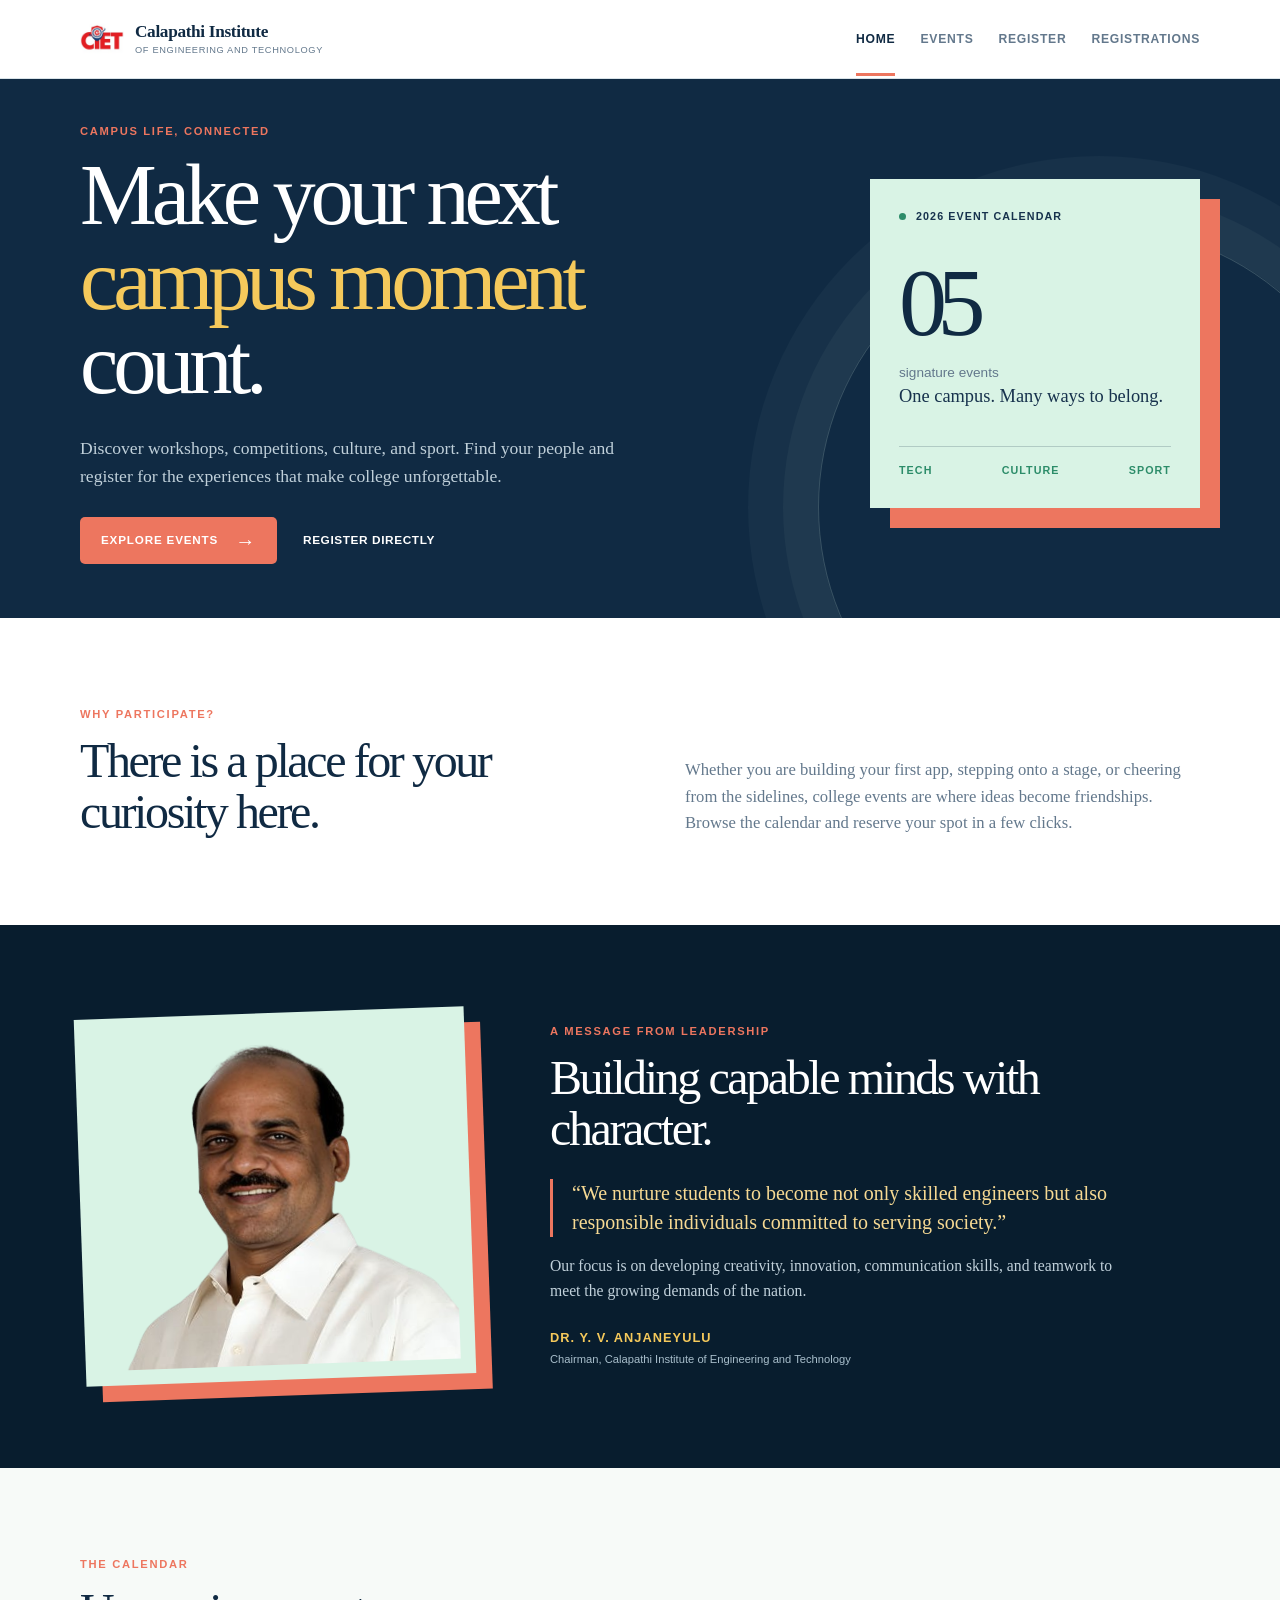
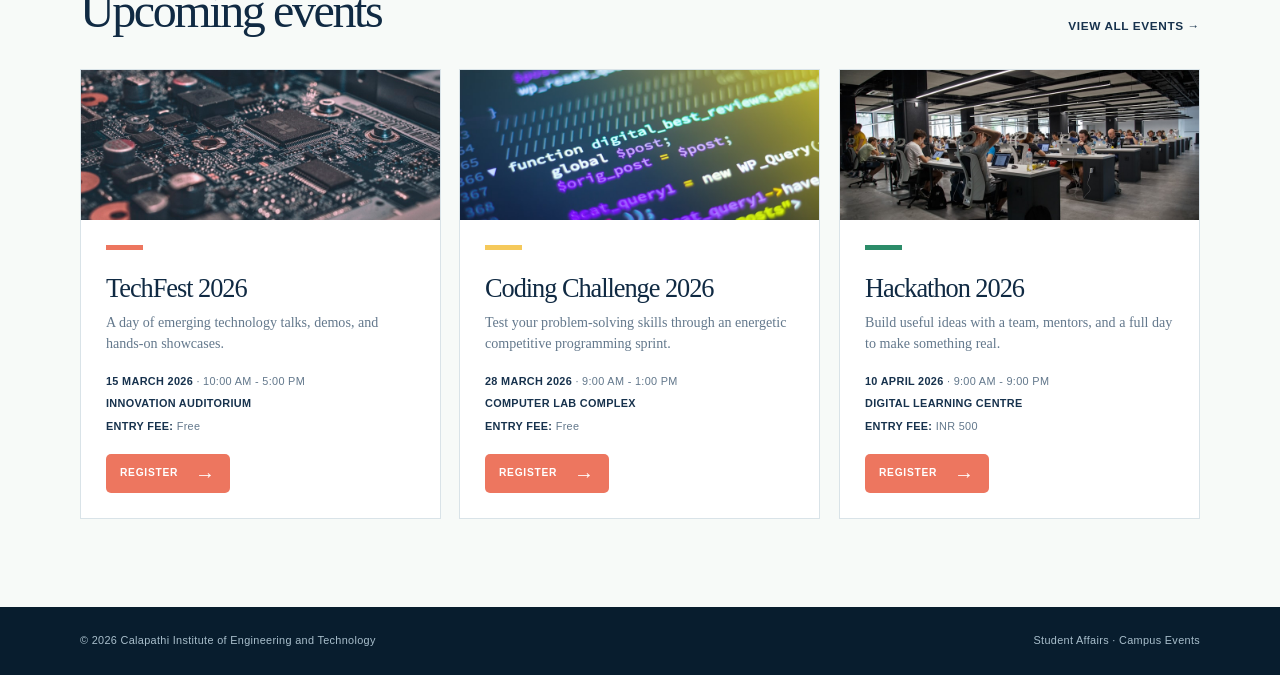
<file: index.html>
<!DOCTYPE html>
<html lang="en">
<head>
  <meta charset="UTF-8">
  <meta name="viewport" content="width=device-width, initial-scale=1.0">
  <meta name="description" content="Register for exciting college events at Calapathi Institute of Engineering and Technology.">
  <title>Calapathi Institute of Engineering and Technology | Event Registration</title>
  <link rel="stylesheet" href="css/style.css">
</head>
<body>
  <header class="site-header">
    <div class="container nav-wrap">
      <a class="brand" href="index.html"><img class="brand-logo" src="images/ciet-logo.png" alt="Calapathi Institute of Engineering and Technology logo"><span>Calapathi Institute <small>of Engineering and Technology</small></span></a>
      <nav class="site-nav" aria-label="Main navigation">
        <a class="active" href="index.html">Home</a>
        <a href="events.html">Events</a>
        <a href="register.html">Register</a>
        <a href="registrations.html">Registrations</a>
      </nav>
    </div>
  </header>

  <main>
    <section class="hero">
      <div class="container hero-grid">
        <div class="hero-copy">
          <p class="eyebrow">Campus life, connected</p>
          <h1>Make your next <em>campus moment</em> count.</h1>
          <p class="hero-text">Discover workshops, competitions, culture, and sport. Find your people and register for the experiences that make college unforgettable.</p>
          <div class="hero-actions"><a class="button button-primary" href="events.html">Explore events <span>→</span></a><a class="text-link" href="register.html">Register directly</a></div>
        </div>
        <div class="hero-card" aria-label="Event highlights">
          <div class="hero-card-top"><span class="status-dot"></span> 2026 event calendar</div>
          <div class="hero-number">05</div>
          <p>signature events<br><strong>One campus. Many ways to belong.</strong></p>
          <div class="hero-card-foot"><span>Tech</span><span>Culture</span><span>Sport</span></div>
        </div>
      </div>
    </section>

    <section class="intro section-pad">
      <div class="container intro-grid"><div><p class="eyebrow">Why participate?</p><h2>There is a place for your curiosity here.</h2></div><p>Whether you are building your first app, stepping onto a stage, or cheering from the sidelines, college events are where ideas become friendships. Browse the calendar and reserve your spot in a few clicks.</p></div>
    </section>

    <section class="chairman-section section-pad">
      <div class="container chairman-grid"><div class="chairman-photo-wrap"><img src="images/chairman.png" alt="Dr. Y. V. Anjaneyulu, Chairman"></div><div class="chairman-copy"><p class="eyebrow">A message from leadership</p><h2>Building capable minds with character.</h2><blockquote>“We nurture students to become not only skilled engineers but also responsible individuals committed to serving society.”</blockquote><p>Our focus is on developing creativity, innovation, communication skills, and teamwork to meet the growing demands of the nation.</p><strong>Dr. Y. V. Anjaneyulu</strong><span>Chairman, Calapathi Institute of Engineering and Technology</span></div></div>
    </section>

    <section class="section-pad events-section">
      <div class="container"><div class="section-heading"><div><p class="eyebrow">The calendar</p><h2>Upcoming events</h2></div><a class="text-link" href="events.html">View all events →</a></div><div id="featured-events" class="event-grid"></div></div>
    </section>
  </main>

  <footer class="site-footer"><div class="container footer-wrap"><p>© 2026 Calapathi Institute of Engineering and Technology</p><p>Student Affairs · Campus Events</p></div></footer>
  <script src="js/events.js"></script>
</body>
</html>
</file>
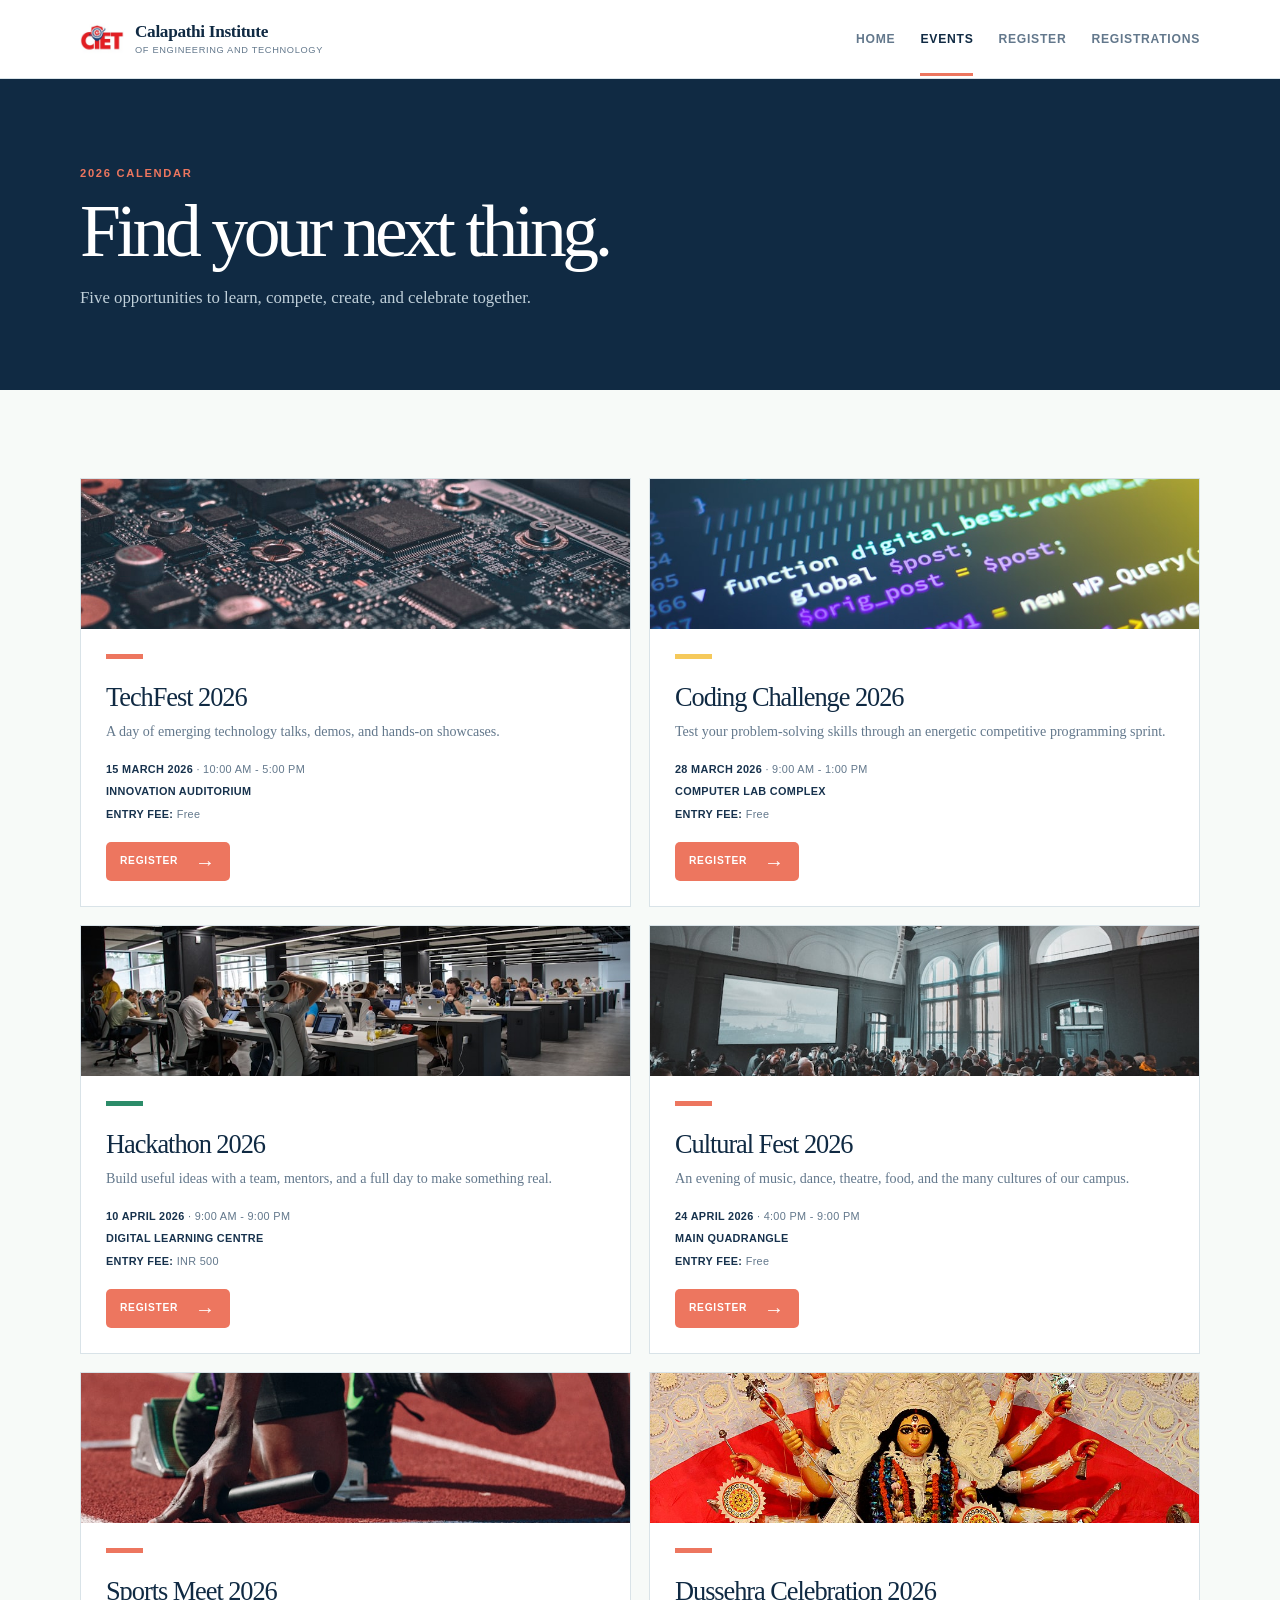
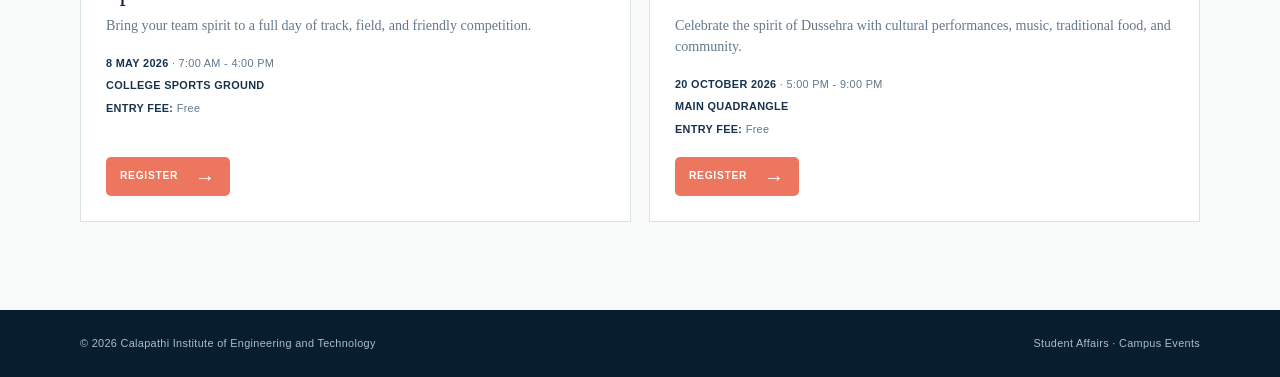
<file: events.html>
<!DOCTYPE html>
<html lang="en">
<head>
  <meta charset="UTF-8">
  <meta name="viewport" content="width=device-width, initial-scale=1.0">
  <meta name="description" content="Browse upcoming events at Calapathi Institute of Engineering and Technology.">
  <title>Events | Calapathi Institute of Engineering and Technology</title>
  <link rel="stylesheet" href="css/style.css">
</head>
<body>
  <header class="site-header"><div class="container nav-wrap"><a class="brand" href="index.html"><img class="brand-logo" src="images/ciet-logo.png" alt="Calapathi Institute of Engineering and Technology logo"><span>Calapathi Institute <small>of Engineering and Technology</small></span></a><nav class="site-nav" aria-label="Main navigation"><a href="index.html">Home</a><a class="active" href="events.html">Events</a><a href="register.html">Register</a><a href="registrations.html">Registrations</a></nav></div></header>
  <main>
    <section class="page-banner"><div class="container"><p class="eyebrow">2026 calendar</p><h1>Find your next thing.</h1><p>Five opportunities to learn, compete, create, and celebrate together.</p></div></section>
    <section class="section-pad"><div class="container"><div id="all-events" class="event-grid event-grid-wide"></div></div></section>
  </main>
  <footer class="site-footer"><div class="container footer-wrap"><p>© 2026 Calapathi Institute of Engineering and Technology</p><p>Student Affairs · Campus Events</p></div></footer>
  <script src="js/events.js"></script>
</body>
</html>
</file>
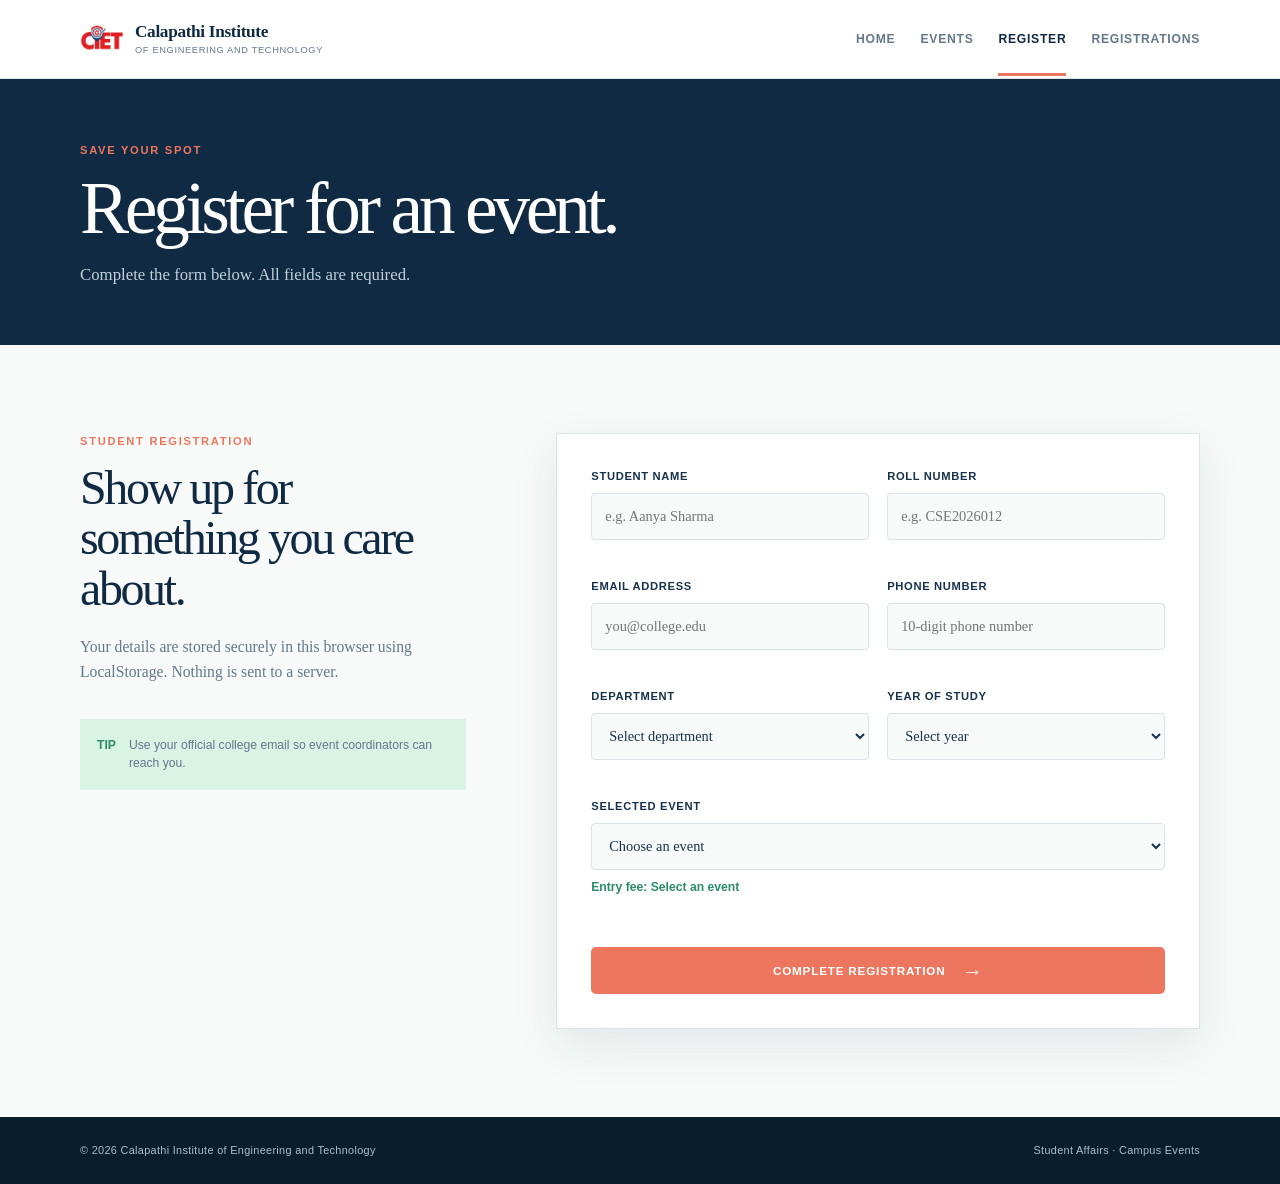
<file: register.html>
<!DOCTYPE html>
<html lang="en">
<head>
  <meta charset="UTF-8">
  <meta name="viewport" content="width=device-width, initial-scale=1.0">
  <meta name="description" content="Register for a Calapathi Institute of Engineering and Technology event.">
  <title>Register | Calapathi Institute of Engineering and Technology</title>
  <link rel="stylesheet" href="css/style.css">
</head>
<body>
  <header class="site-header"><div class="container nav-wrap"><a class="brand" href="index.html"><img class="brand-logo" src="images/ciet-logo.png" alt="Calapathi Institute of Engineering and Technology logo"><span>Calapathi Institute <small>of Engineering and Technology</small></span></a><nav class="site-nav" aria-label="Main navigation"><a href="index.html">Home</a><a href="events.html">Events</a><a class="active" href="register.html">Register</a><a href="registrations.html">Registrations</a></nav></div></header>
  <main>
    <section class="page-banner compact"><div class="container"><p class="eyebrow">Save your spot</p><h1>Register for an event.</h1><p>Complete the form below. All fields are required.</p></div></section>
    <section class="section-pad"><div class="container form-layout"><div class="form-intro"><p class="eyebrow">Student registration</p><h2>Show up for something you care about.</h2><p>Your details are stored securely in this browser using LocalStorage. Nothing is sent to a server.</p><div id="event-theme" class="event-theme" aria-live="polite"></div><div class="mini-note"><strong>Tip</strong><span>Use your official college email so event coordinators can reach you.</span></div></div>
      <form id="registration-form" class="registration-form" novalidate>
        <div id="form-message" class="form-message" role="alert" aria-live="polite"></div>
        <div class="form-row"><div class="field"><label for="studentName">Student Name</label><input type="text" id="studentName" name="studentName" placeholder="e.g. Aanya Sharma" required><small class="error-text"></small></div><div class="field"><label for="rollNumber">Roll Number</label><input type="text" id="rollNumber" name="rollNumber" placeholder="e.g. CSE2026012" required><small class="error-text"></small></div></div>
        <div class="form-row"><div class="field"><label for="email">Email Address</label><input type="email" id="email" name="email" placeholder="you@college.edu" required><small class="error-text"></small></div><div class="field"><label for="phone">Phone Number</label><input type="tel" id="phone" name="phone" placeholder="10-digit phone number" required><small class="error-text"></small></div></div>
        <div class="form-row"><div class="field"><label for="department">Department</label><select id="department" name="department" required><option value="">Select department</option><option>Computer Science & Engineering</option><option>Information Technology</option><option>Electronics & Communication</option><option>Mechanical Engineering</option><option>Business Administration</option></select><small class="error-text"></small></div><div class="field"><label for="year">Year of Study</label><select id="year" name="year" required><option value="">Select year</option><option>1st Year</option><option>2nd Year</option><option>3rd Year</option><option>4th Year</option></select><small class="error-text"></small></div></div>
        <div class="field"><label for="selectedEvent">Selected Event</label><select id="selectedEvent" name="selectedEvent" required><option value="">Choose an event</option></select><p id="event-fee" class="event-fee">Entry fee: Select an event</p><small class="error-text"></small></div>
        <button class="button button-primary button-full" type="submit">Complete registration <span>→</span></button>
      </form>
    </div></section>
  </main>
  <footer class="site-footer"><div class="container footer-wrap"><p>© 2026 Calapathi Institute of Engineering and Technology</p><p>Student Affairs · Campus Events</p></div></footer>
  <script src="js/events.js"></script><script src="js/registration.js"></script>
</body>
</html>
</file>
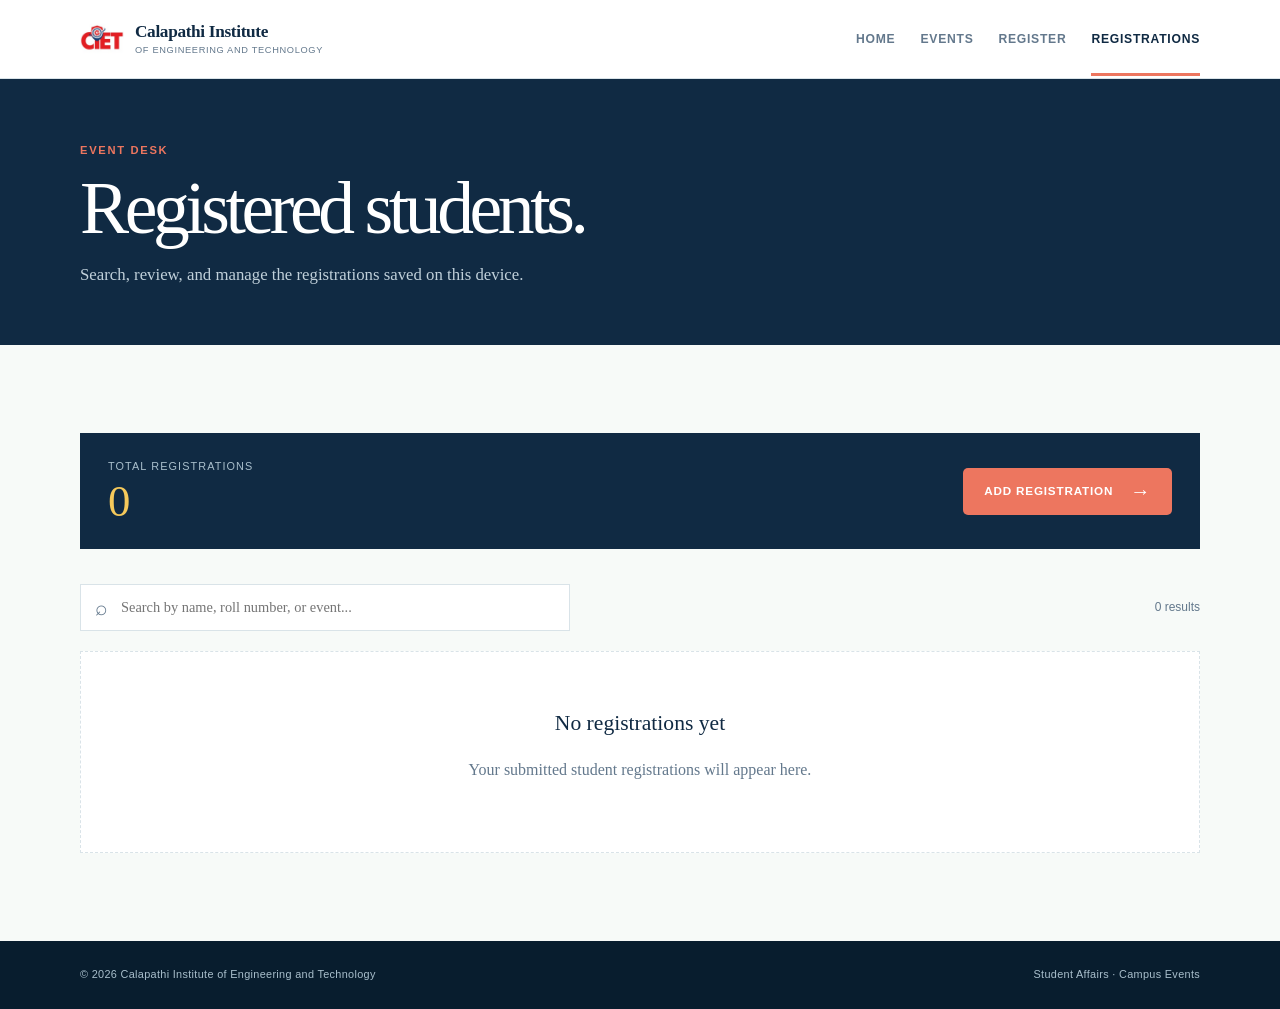
<file: registrations.html>
<!DOCTYPE html>
<html lang="en">
<head>
  <meta charset="UTF-8">
  <meta name="viewport" content="width=device-width, initial-scale=1.0">
  <meta name="description" content="View and manage event registrations.">
  <title>Registrations | Calapathi Institute of Engineering and Technology</title>
  <link rel="stylesheet" href="css/style.css">
</head>
<body>
  <header class="site-header"><div class="container nav-wrap"><a class="brand" href="index.html"><img class="brand-logo" src="images/ciet-logo.png" alt="Calapathi Institute of Engineering and Technology logo"><span>Calapathi Institute <small>of Engineering and Technology</small></span></a><nav class="site-nav" aria-label="Main navigation"><a href="index.html">Home</a><a href="events.html">Events</a><a href="register.html">Register</a><a class="active" href="registrations.html">Registrations</a></nav></div></header>
  <main>
    <section class="page-banner compact"><div class="container"><p class="eyebrow">Event desk</p><h1>Registered students.</h1><p>Search, review, and manage the registrations saved on this device.</p></div></section>
    <section class="section-pad"><div class="container"><div class="stats-bar"><div><span class="stat-label">Total registrations</span><strong id="total-registrations">0</strong></div><a class="button button-primary" href="register.html">Add registration <span>→</span></a></div><div class="toolbar"><label class="search-box" for="registration-search"><span aria-hidden="true">⌕</span><input id="registration-search" type="search" placeholder="Search by name, roll number, or event..." autocomplete="off"></label><span id="result-count" class="result-count"></span></div><div id="registrations-list" class="registrations-list"></div></div></section>
  </main>
  <footer class="site-footer"><div class="container footer-wrap"><p>© 2026 Calapathi Institute of Engineering and Technology</p><p>Student Affairs · Campus Events</p></div></footer>
  <script src="js/registrations.js"></script>
</body>
</html>
</file>
<file: css/style.css>
:root {
  --navy: #102a43;
  --navy-deep: #081d2e;
  --ink: #17324d;
  --muted: #63788c;
  --line: #d9e3e8;
  --paper: #f7faf8;
  --white: #ffffff;
  --mint: #d9f3e5;
  --mint-deep: #2c8c69;
  --coral: #ed765f;
  --coral-dark: #c75443;
  --yellow: #f5c95b;
  --shadow: 0 16px 45px rgba(16, 42, 67, .09);
  --radius: 10px;
}
* { box-sizing: border-box; }
html { scroll-behavior: smooth; }
body { margin: 0; color: var(--ink); background: var(--paper); font-family: Georgia, 'Times New Roman', serif; line-height: 1.6; }
a { color: inherit; text-decoration: none; }
.container { width: min(1120px, calc(100% - 40px)); margin: 0 auto; }
.site-header { background: var(--white); border-bottom: 1px solid var(--line); }
.nav-wrap, .footer-wrap { display: flex; align-items: center; justify-content: space-between; gap: 24px; }
.nav-wrap { min-height: 78px; }
.brand { display: flex; align-items: center; gap: 11px; color: var(--navy); font-size: 1.08rem; font-weight: bold; letter-spacing: -.02em; line-height: 1.1; }
.brand small { display: block; margin-top: 4px; color: var(--muted); font-family: Arial, sans-serif; font-size: .58rem; font-weight: normal; letter-spacing: .07em; text-transform: uppercase; }
.brand-logo { width: 44px; height: 44px; object-fit: contain; flex: 0 0 44px; }
.site-nav { display: flex; align-items: center; gap: 25px; font-family: Arial, sans-serif; font-size: .76rem; font-weight: bold; letter-spacing: .06em; text-transform: uppercase; }
.site-nav a { padding: 28px 0 24px; color: var(--muted); border-bottom: 3px solid transparent; }
.site-nav a:hover, .site-nav a.active { color: var(--navy); border-bottom-color: var(--coral); }
.hero { position: relative; overflow: hidden; color: var(--white); background: var(--navy); }
.hero::after { position: absolute; right: -100px; bottom: -170px; width: 560px; height: 560px; content: ''; border: 1px solid rgba(217, 243, 229, .2); border-radius: 50%; box-shadow: 0 0 0 35px rgba(217, 243, 229, .04), 0 0 0 70px rgba(217, 243, 229, .03); }
.hero-grid { position: relative; z-index: 1; display: grid; grid-template-columns: 1.15fr .85fr; gap: 90px; align-items: center; min-height: 510px; padding-top: 44px; padding-bottom: 54px; }
.eyebrow { margin: 0 0 12px; color: var(--coral); font-family: Arial, sans-serif; font-size: .7rem; font-weight: bold; letter-spacing: .15em; text-transform: uppercase; }
.hero h1, .page-banner h1 { max-width: 650px; margin: 0; font-size: clamp(3rem, 7vw, 5.4rem); font-weight: normal; letter-spacing: -.06em; line-height: .98; }
.hero h1 em { color: var(--yellow); font-style: normal; }
.hero-text { max-width: 540px; margin: 27px 0; color: #c0d0da; font-size: 1.1rem; }
.hero-actions { display: flex; align-items: center; gap: 26px; }
.button { display: inline-flex; align-items: center; justify-content: center; gap: 17px; min-height: 47px; padding: 0 21px; border: 0; border-radius: 5px; font-family: Arial, sans-serif; font-size: .73rem; font-weight: bold; letter-spacing: .07em; text-transform: uppercase; cursor: pointer; transition: transform .2s, background .2s; }
.button:hover { transform: translateY(-2px); }
.button-primary { color: var(--white); background: var(--coral); }
.button-primary:hover { background: var(--coral-dark); }
.button span { font-size: 1.25rem; font-weight: normal; line-height: 0; }
.button-full { width: 100%; margin-top: 12px; }
.text-link { color: inherit; font-family: Arial, sans-serif; font-size: .74rem; font-weight: bold; letter-spacing: .05em; text-transform: uppercase; }
.text-link:hover { color: var(--coral); }
.hero-card { justify-self: end; width: min(100%, 330px); padding: 29px; color: var(--ink); background: var(--mint); box-shadow: 20px 20px 0 var(--coral); }
.hero-card-top, .hero-card-foot { font-family: Arial, sans-serif; font-size: .67rem; font-weight: bold; letter-spacing: .1em; text-transform: uppercase; }
.status-dot { display: inline-block; width: 7px; height: 7px; margin-right: 6px; background: var(--mint-deep); border-radius: 50%; }
.hero-number { margin: 35px 0 0; color: var(--navy); font-size: 6rem; line-height: .9; letter-spacing: -.1em; }
.hero-card p { margin: 14px 0 35px; color: var(--muted); font-family: Arial, sans-serif; font-size: .85rem; line-height: 1.8; }
.hero-card strong { color: var(--ink); font-family: Georgia, serif; font-size: 1.15rem; font-weight: normal; line-height: 1.2; }
.hero-card-foot { display: flex; justify-content: space-between; padding-top: 15px; border-top: 1px solid rgba(16, 42, 67, .2); color: var(--mint-deep); }
.section-pad { padding: 88px 0; }
.intro { background: var(--white); }
.intro-grid { display: grid; grid-template-columns: 1fr 1fr; gap: 90px; align-items: end; }
h2 { margin: 0; color: var(--navy); font-size: clamp(2rem, 4vw, 3rem); font-weight: normal; letter-spacing: -.05em; line-height: 1.05; }
.intro-grid > p { margin: 0; color: var(--muted); font-size: 1.04rem; }
.chairman-section { color: var(--white); background: var(--navy-deep); }
.chairman-grid { display: grid; grid-template-columns: .75fr 1.25fr; gap: 80px; align-items: center; }
.chairman-photo-wrap { padding: 15px; background: var(--mint); box-shadow: 16px 16px 0 var(--coral); transform: rotate(-2deg); }
.chairman-photo-wrap img { display: block; width: 100%; max-height: 390px; object-fit: cover; object-position: top center; }
.chairman-copy h2 { color: var(--white); }
.chairman-copy blockquote { margin: 25px 0 15px; padding-left: 19px; color: #f6d993; border-left: 3px solid var(--coral); font-size: 1.25rem; line-height: 1.45; }
.chairman-copy > p:not(.eyebrow) { max-width: 590px; color: #c0d0da; font-size: .98rem; }
.chairman-copy strong, .chairman-copy span { display: block; font-family: Arial, sans-serif; }
.chairman-copy strong { margin-top: 25px; color: var(--yellow); font-size: .8rem; letter-spacing: .08em; text-transform: uppercase; }
.chairman-copy span { margin-top: 3px; color: #a9bfcc; font-size: .7rem; }
.section-heading { display: flex; align-items: end; justify-content: space-between; margin-bottom: 33px; }
.event-grid { display: grid; grid-template-columns: repeat(3, 1fr); gap: 18px; }
.event-card { display: flex; flex-direction: column; min-height: 320px; overflow: hidden; background: var(--white); border: 1px solid var(--line); transform: perspective(900px) rotateX(0) rotateY(0) translateY(0); transform-style: preserve-3d; transition: transform .25s ease, box-shadow .25s ease; will-change: transform; }
.event-card:hover { box-shadow: 0 20px 35px rgba(16, 42, 67, .16); }
.event-card.is-tilting { transition: transform .08s ease-out, box-shadow .2s ease; }
.event-image { width: 100%; height: 150px; object-fit: cover; }
.event-card-content { display: flex; flex: 1; flex-direction: column; padding: 25px; }
.event-card:nth-child(2) .event-accent { background: var(--yellow); }.event-card:nth-child(3) .event-accent { background: var(--mint-deep); }
.event-accent { width: 37px; height: 5px; margin-bottom: 25px; background: var(--coral); }
.event-card h3 { margin: 0 0 9px; color: var(--navy); font-size: 1.65rem; font-weight: normal; letter-spacing: -.04em; line-height: 1.05; }
.event-card p { margin: 0; color: var(--muted); font-size: .88rem; line-height: 1.5; }
.event-meta { display: grid; gap: 5px; margin: 19px 0; color: var(--ink); font-family: Arial, sans-serif; font-size: .68rem; font-weight: bold; letter-spacing: .03em; text-transform: uppercase; }
.event-meta span { color: var(--muted); font-weight: normal; text-transform: none; }
.event-card .button { align-self: flex-start; margin-top: auto; min-height: 39px; padding: 0 14px; font-size: .64rem; }
.events-section { background: var(--paper); }
.page-banner { padding: 86px 0 78px; color: var(--white); background: var(--navy); }.page-banner.compact { padding: 63px 0 56px; }.page-banner h1 { font-size: clamp(2.7rem, 6vw, 4.6rem); }.page-banner p:not(.eyebrow) { max-width: 560px; margin: 18px 0 0; color: #c0d0da; font-size: 1.05rem; }
.event-grid-wide { grid-template-columns: repeat(2, 1fr); }.event-grid-wide .event-card { min-height: 330px; }
.form-layout { display: grid; grid-template-columns: .75fr 1.25fr; gap: 90px; align-items: start; }.form-intro h2 { margin-bottom: 20px; }.form-intro > p:not(.eyebrow) { color: var(--muted); font-size: .98rem; }.mini-note { display: flex; gap: 13px; margin-top: 35px; padding: 17px; color: var(--muted); background: var(--mint); font-family: Arial, sans-serif; font-size: .76rem; line-height: 1.5; }.mini-note strong { color: var(--mint-deep); text-transform: uppercase; }
.registration-form { padding: 34px; background: var(--white); border: 1px solid var(--line); box-shadow: var(--shadow); }.form-row { display: grid; grid-template-columns: 1fr 1fr; gap: 18px; }.field { margin-bottom: 18px; }.field label { display: block; margin-bottom: 7px; color: var(--ink); font-family: Arial, sans-serif; font-size: .7rem; font-weight: bold; letter-spacing: .06em; text-transform: uppercase; }.field input, .field select, .search-box input { width: 100%; height: 47px; padding: 0 13px; color: var(--ink); background: var(--paper); border: 1px solid var(--line); border-radius: 4px; font: inherit; font-size: .9rem; outline: 0; }.field input:focus, .field select:focus, .search-box:focus-within { border-color: var(--mint-deep); box-shadow: 0 0 0 3px rgba(44, 140, 105, .12); }.field input.invalid, .field select.invalid { border-color: var(--coral); }.error-text { display: block; min-height: 17px; margin-top: 3px; color: var(--coral-dark); font-family: Arial, sans-serif; font-size: .7rem; }.form-message { display: none; margin-bottom: 22px; padding: 12px 15px; font-family: Arial, sans-serif; font-size: .8rem; }.form-message.success { display: block; color: #206c50; background: var(--mint); }.form-message.error { display: block; color: var(--coral-dark); background: #fff0ed; }
.event-fee { margin: 8px 0 0; color: var(--mint-deep); font-family: Arial, sans-serif; font-size: .76rem; font-weight: bold; }
.event-registration-theme { background: #f4f8fa; }
.event-registration-theme .registration-form { border-color: #a7bdca; box-shadow: 0 18px 0 #dbe8ed, 0 28px 45px rgba(16, 42, 67, .14); }
.event-registration-theme .event-theme { display: flex; }
.event-theme { display: none; position: relative; align-items: center; gap: 13px; margin: 25px 0; padding: 10px; color: var(--white); background: var(--navy); border: 2px solid var(--mint-deep); box-shadow: 8px 8px 0 #9ccbbb; transform: perspective(700px) rotateY(-3deg) rotateX(2deg); }
.event-theme img { width: 72px; height: 62px; object-fit: cover; border: 2px solid var(--mint); }
.event-theme strong, .event-theme span { display: block; }
.event-theme strong { font-size: 1rem; font-weight: normal; }
.event-theme span { margin-top: 3px; color: #c0d0da; font-family: Arial, sans-serif; font-size: .68rem; text-transform: uppercase; }
.dussehra-theme { background: #fff8ef; }
.dussehra-theme .page-banner { background: #6e1f20; }
.dussehra-theme .page-banner .eyebrow { color: #f6c453; }
.dussehra-theme .registration-form { border-color: #e2b45b; box-shadow: 0 18px 0 #e8c47c, 0 28px 45px rgba(110, 31, 32, .16); }
.dussehra-theme .registration-form .button-primary { background: #b73727; }
.dussehra-theme .event-theme { color: #fff8ef; background: #6e1f20; border-color: #e2b45b; box-shadow: 8px 8px 0 #e2b45b; }
.dussehra-theme .event-theme img { border-color: #f6c453; }
.dussehra-theme .event-theme span { color: #f6d993; }
.stats-bar { display: flex; align-items: center; justify-content: space-between; padding: 25px 28px; background: var(--navy); color: var(--white); }.stat-label { display: block; margin-bottom: 4px; color: #a9bfcc; font-family: Arial, sans-serif; font-size: .68rem; letter-spacing: .1em; text-transform: uppercase; }.stats-bar strong { color: var(--yellow); font-size: 2.8rem; font-weight: normal; line-height: 1; }.toolbar { display: flex; align-items: center; justify-content: space-between; gap: 20px; margin: 35px 0 20px; }.search-box { display: flex; align-items: center; width: min(100%, 490px); background: var(--white); border: 1px solid var(--line); }.search-box span { padding-left: 14px; color: var(--muted); font-family: Arial, sans-serif; font-size: 1.3rem; }.search-box input { height: 45px; border: 0; background: transparent; }.result-count { color: var(--muted); font-family: Arial, sans-serif; font-size: .75rem; }.registrations-list { display: grid; gap: 10px; }.registration-item { display: grid; grid-template-columns: 1.1fr 1fr 1fr auto; gap: 22px; align-items: center; padding: 20px 23px; background: var(--white); border: 1px solid var(--line); }.registration-item h3 { margin: 0 0 3px; color: var(--navy); font-size: 1.12rem; font-weight: normal; }.registration-item p, .registration-item small { display: block; margin: 0; color: var(--muted); font-family: Arial, sans-serif; font-size: .7rem; }.registration-item small { color: var(--ink); font-weight: bold; text-transform: uppercase; }.delete-button { padding: 8px; color: var(--coral-dark); background: transparent; border: 0; font-family: Arial, sans-serif; font-size: .68rem; font-weight: bold; letter-spacing: .05em; text-transform: uppercase; cursor: pointer; }.delete-button:hover { color: var(--navy); }.empty-state { padding: 54px 20px; color: var(--muted); text-align: center; background: var(--white); border: 1px dashed var(--line); }.empty-state h3 { margin: 0 0 7px; color: var(--navy); font-size: 1.35rem; font-weight: normal; }
.site-footer { padding: 25px 0; color: #a9bfcc; background: var(--navy-deep); font-family: Arial, sans-serif; font-size: .68rem; letter-spacing: .03em; }.site-footer p { margin: 0; }
@media (max-width: 800px) { .hero-grid, .intro-grid, .chairman-grid, .form-layout { grid-template-columns: 1fr; gap: 42px; }.hero-grid { min-height: auto; padding-top: 85px; padding-bottom: 90px; }.hero-card { justify-self: start; }.chairman-photo-wrap { width: min(100%, 390px); }.event-grid, .event-grid-wide { grid-template-columns: repeat(2, 1fr); }.form-layout { gap: 35px; }.registration-item { grid-template-columns: 1fr 1fr; }.delete-button { justify-self: start; padding-left: 0; }.nav-wrap { align-items: flex-start; flex-direction: column; padding: 15px 0 0; }.site-nav { width: 100%; justify-content: space-between; gap: 10px; }.site-nav a { padding: 10px 0 14px; font-size: .65rem; } }
@media (hover: none) { .event-card { transform: none; } }
@media (max-width: 520px) { .container { width: min(100% - 28px, 1120px); }.hero h1 { font-size: 3.25rem; }.hero-text { font-size: 1rem; }.hero-actions { align-items: flex-start; flex-direction: column; gap: 18px; }.section-pad { padding: 60px 0; }.section-heading { align-items: flex-start; flex-direction: column; gap: 15px; }.event-grid, .event-grid-wide, .form-row { grid-template-columns: 1fr; }.registration-form { padding: 22px 18px; }.page-banner { padding: 62px 0 52px; }.stats-bar, .toolbar, .footer-wrap { align-items: flex-start; flex-direction: column; }.toolbar { gap: 12px; }.search-box { width: 100%; }.registration-item { grid-template-columns: 1fr; gap: 10px; }.registration-item .delete-button { justify-self: end; }.footer-wrap { gap: 8px; } }
</file>
